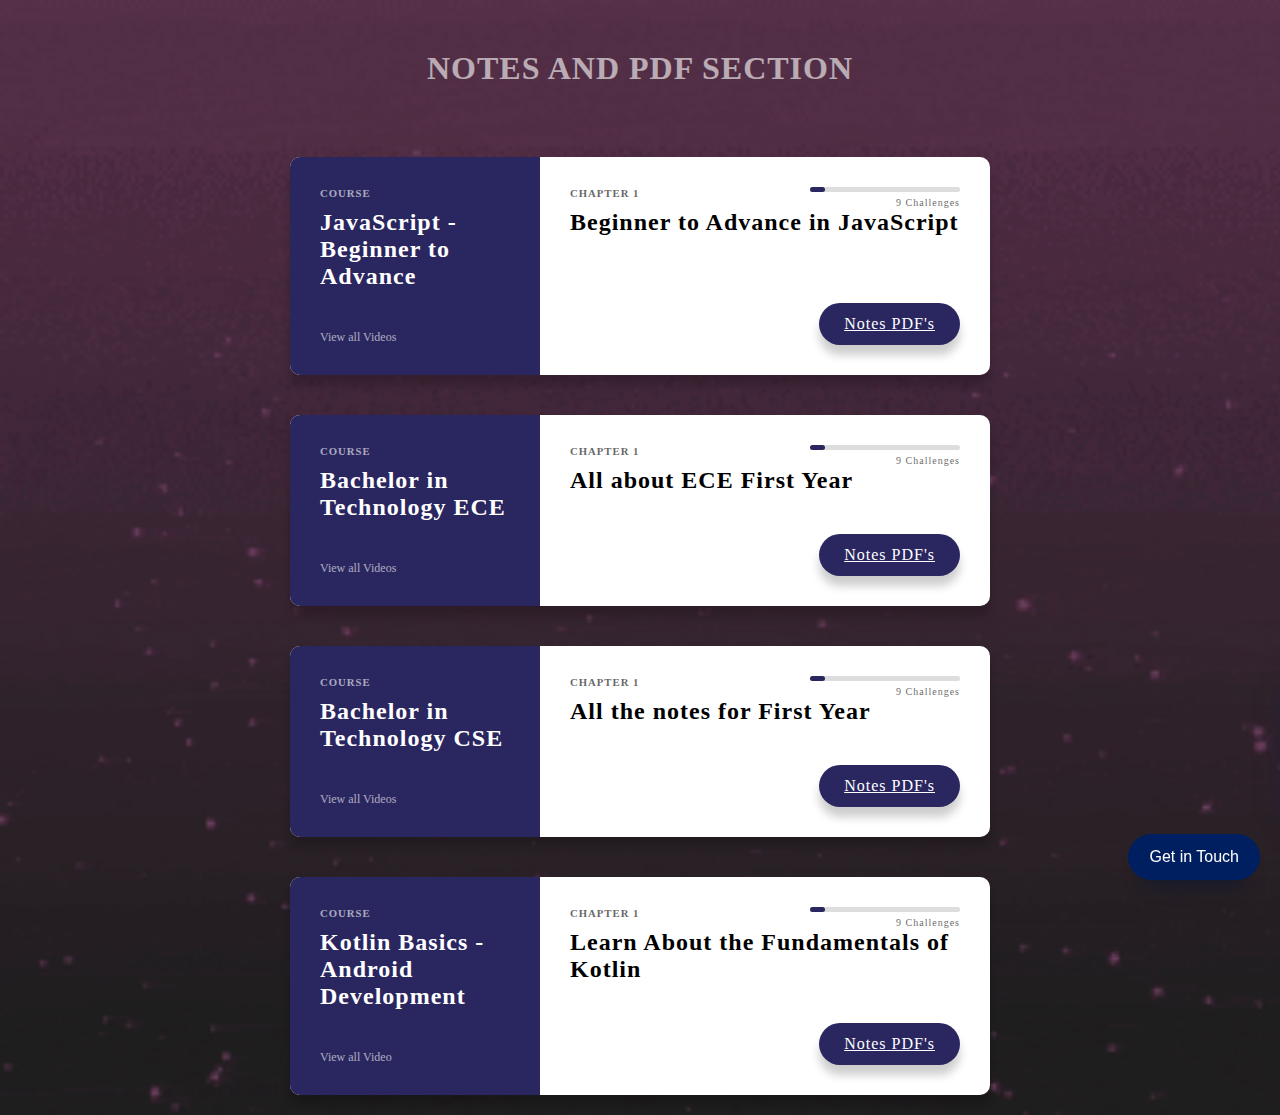
<file: pages/notes/index.html>
<!DOCTYPE html>
<html lang="en">
<head>
  <meta charset="UTF-8">
  <meta http-equiv="X-UA-Compatible" content="IE=edge">
  <meta name="viewport" content="width=device-width, initial-scale=1.0">
  <link rel="stylesheet" href="main.css">
  
  <title>Notes and PDF's</title>
</head>
<body>

  <h1 class="heading">NOTES AND PDF SECTION</h1>

  <div class="courses-container">
    
    <div class="course">
      <div class="course-preview">
        <h6>Course</h6>
        <h2>JavaScript - Beginner to Advance</h2>
        <a href="../video/index1.html">View all Videos <i class="fas fa-chevron-right"></i></a>
      </div>
      <div class="course-info">
        <div class="progress-container">
          <div class="progress"></div>
          <span class="progress-text">
            9 Challenges
          </span>
        </div>
        <h6>Chapter 1</h6>
        <h2>Beginner to Advance in JavaScript</h2>
          <a href="https://drive.google.com/drive/folders/1zJaubdaC1XympJIbm5d7FJ5lXdEEI9fn?usp=sharing" class="btn">Notes PDF's<i class="fas fa-chevron-right"></i></a>

      </div>
    </div>
  </div>
  <div class="courses-container">
    <div class="course">
      <div class="course-preview">
        <h6>Course</h6>
        <h2>Bachelor in Technology ECE</h2>
        <a href="../video/index1.html">View all Videos <i class="fas fa-chevron-right"></i></a>
      </div>
      <div class="course-info">
        <div class="progress-container">
          <div class="progress"></div>
          <span class="progress-text">
           9 Challenges
          </span>
        </div>
        <h6>Chapter 1</h6>
        <h2>All about ECE First Year</h2>
        <a href="https://drive.google.com/drive/folders/1aSHommxnGlEazN-WXapStHj0e7ibmtnt?usp=sharing" class="btn">Notes PDF's<i class="fas fa-chevron-right"></i></a>
      </div>
    </div>
  </div>
  <div class="courses-container">
    <div class="course">
      <div class="course-preview">
        <h6>Course</h6>
        <h2>Bachelor in Technology CSE</h2>
        <a href="../video/index1.html">View all Videos <i class="fas fa-chevron-right"></i></a>
      </div>
      <div class="course-info">
        <div class="progress-container">
          <div class="progress"></div>
          <span class="progress-text">
            9 Challenges
          </span>
        </div>
        <h6>Chapter 1</h6>
        <h2>All the notes for First Year</h2>
        <a href="https://drive.google.com/drive/folders/1Izj0U3GnFlqiuDxhcl_jb57eBAnEvwk4?usp=sharing" class="btn">Notes PDF's<i class="fas fa-chevron-right"></i></a>
      </div>
    </div>
  </div>
  <div class="courses-container">
    <div class="course">
      <div class="course-preview">
        <h6>Course</h6>
        <h2>Kotlin Basics - Android Development</h2>
        <a href="../video/index1.html">View all Video <i class="fas fa-chevron-right"></i></a>
      </div>
      <div class="course-info">
        <div class="progress-container">
          <div class="progress"></div>
          <span class="progress-text">
           9 Challenges
          </span>
        </div>
        <h6>Chapter 1</h6>
        <h2>Learn About the Fundamentals of Kotlin</h2>
        <a href="https://drive.google.com/drive/folders/1xud94-elFtnRJqQieuqIxlK7uCT3wGkP?usp=sharing" class="btn">Notes PDF's<i class="fas fa-chevron-right"></i></a>
      </div>
    </div>
  </div>
  

  <div class="social-panel-container">
    <div class="social-panel">
      <p> <i class="fa fa-heart"></i> 
        <a target="_blank" href="#">Spark</a></p>
      <button class="close-btn"><i class="fas fa-times"></i></button>
      <h4>Get in touch on</h4>
      <ul>
        <li>
          <a href="#" target="_blank">
            <i class="fab fa-discord"></i>
          </a>
        </li>
        <li>
          <a href="#" target="_blank">
            <i class="fa-brands fa-twitter"></i>
          </a>
        </li>
        <li>
          <a href="#" target="_blank">
            <i class="fab fa-linkedin"></i>
          </a>
        </li>
        <li>
          <a href="#" target="_blank">
            <i class="fab fa-facebook"></i>
          </a>
        </li>
        <li>
          <a href="https://instagram.com/florinpop17" target="_blank">
            <i class="fab fa-instagram"></i>
          </a>
        </li>
      </ul>
    </div>
  </div>
  <button class="floating-btn">
    Get in Touch
  </button>
  
</body>
<script src="script.js"></script>
</html>
</file>
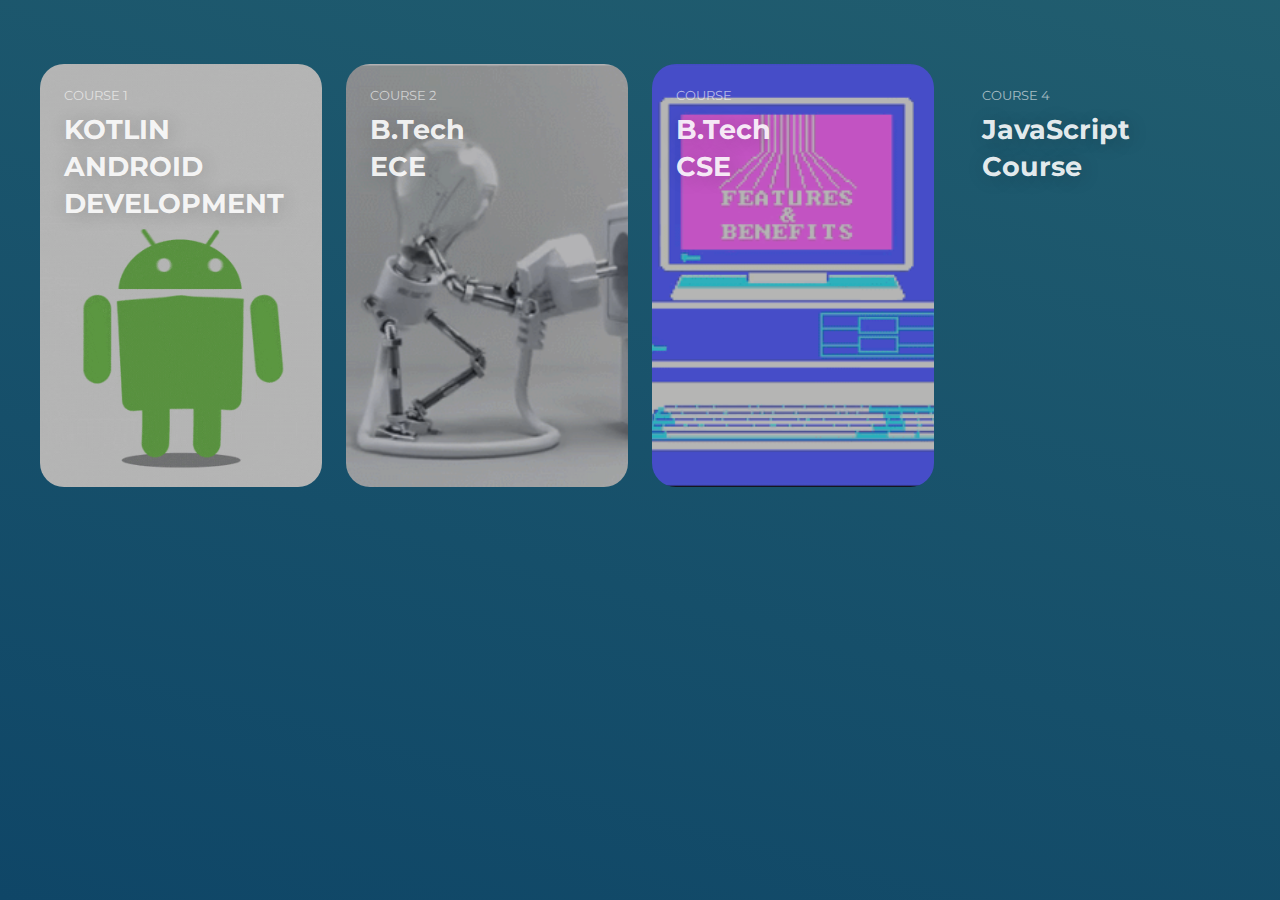
<file: pages/video/index1.html>
<!DOCTYPE html>
<html lang="en">
<head>
    <meta charset="UTF-8">
    <meta http-equiv="X-UA-Compatible" content="IE=edge">
    <meta name="viewport" content="width=device-width, initial-scale=1.0">
    <title>Document</title>
    <link rel="stylesheet" href="style.css">
</head>
<body>

    <link href="https://fonts.googleapis.com/css?family=Montserrat:400,700" rel="stylesheet">

<section class="hero-section">
  <div class="card-grid">
    <a class="card" href="https://www.youtube.com/watch?v=F9UC9DY-vIU">
      <div class="card__background" style="background-image: url(kotlin.gif)"></div>
      <div class="card__content">
        <p class="card__category">Course 1</p>
        <h3 class="card__heading">KOTLIN ANDROID DEVELOPMENT</h3>
      </div>
    </a>
    <a class="card" href="https://www.youtube.com/watch?v=D7sI8AZ4eJY">
      <div class="card__background" style="background-image: url(ece.gif)"></div>
      <div class="card__content">
        <p class="card__category">Course 2</p>
        <h3 class="card__heading">B.Tech ECE</h3>
      </div>
    </a>
    <a class="card" href="https://www.youtube.com/watch?v=W118DGHFcRA">
      <div class="card__background" style="background-image: url(computer.gif)"></div>
      <div class="card__content">
        <p class="card__category">Course</p>
        <h3 class="card__heading">B.Tech CSE</h3>
      </div>
    </li>
    <a class="card" href="https://www.youtube.com/watch?v=chx9Rs41W6g">
      <div class="card__background" style="background-image: url(https://images.unsplash.com/photo-1557004396-66e4174d7bf6?ixlib=rb-1.2.1&ixid=eyJhcHBfaWQiOjEyMDd9&auto=format&fit=crop&w=800&q=60)"></div>
      <div class="card__content">
        <p class="card__category">Course 4</p>
        <h3 class="card__heading">JavaScript Course</h3>
      </div>
    </a>
    
  <div>
</section>
    
</body>
</html>
</file>
<file: pages/notes/main.css>
@import url('https://fonts.googleapis.com/css?family=Muli&display=swap');

* {
	box-sizing: border-box;
}


body {
	background-image: url('../../icons/bg.gif');
    background-size: cover;
	display: flex;
	align-items: center;
	justify-content: center;
	flex-direction: column;
	min-height: 100vh;
	margin: 0;
}



.course {
	background-color: #fff;
	border-radius: 10px;
	box-shadow: 0 10px 10px rgba(0, 0, 0, 0.2);
	display: flex;
	max-width: 100%;
	margin: 20px;
	overflow: hidden;
	width: 700px;
}

.heading{
	opacity: 0.6;
	padding-top: 50px;
	padding-bottom: 50px;
	margin: 0;
	letter-spacing: 1px;
	text-transform: uppercase;
	color: white;
	


}

.course h6 {
	opacity: 0.6;
	margin: 0;
	letter-spacing: 1px;
	text-transform: uppercase;
}

.course h2 {
	letter-spacing: 1px;
	margin: 10px 0;
}

.course-preview {
	background-color: #2A265F;
	color: #fff;
	padding: 30px;
	max-width: 250px;
}

.course-preview a {
	color: #fff;
	display: inline-block;
	font-size: 12px;
	opacity: 0.6;
	margin-top: 30px;
	text-decoration: none;
}

.course-info {
	padding: 30px;
	position: relative;
	width: 100%;
}

.progress-container {
	position: absolute;
	top: 30px;
	right: 30px;
	text-align: right;
	width: 150px;
}

.progress {
	background-color: #ddd;
	border-radius: 3px;
	height: 5px;
	width: 100%;
}

.progress::after {
	border-radius: 3px;
	background-color: #2A265F;
	content: '';
	position: absolute;
	top: 0;
	left: 0;
	height: 5px;
	width: 10%;
}

.progress-text {
	font-size: 10px;
	opacity: 0.6;
	letter-spacing: 1px;
}

.btn {
	background-color: #2A265F;
	border: 0;
	border-radius: 50px;
	box-shadow: 0 10px 10px rgba(0, 0, 0, 0.2);
	color: #fff;
	font-size: 16px;
	padding: 12px 25px;
	position: absolute;
	bottom: 30px;
	right: 30px;
	letter-spacing: 1px;
}

/* SOCIAL PANEL CSS */
.social-panel-container {
	position: fixed;
	right: 0;
	bottom: 80px;
	transform: translateX(100%);
	transition: transform 0.4s ease-in-out;
}

.social-panel-container.visible {
	transform: translateX(-10px);
}

.social-panel {	
	background-color: #fff;
	border-radius: 16px;
	box-shadow: 0 16px 31px -17px rgba(0,31,97,0.6);
	border: 5px solid #001F61;
	display: flex;
	flex-direction: column;
	justify-content: center;
	align-items: center;
	font-family: 'Muli';
	position: relative;
	height: 169px;	
	width: 370px;
	max-width: calc(100% - 10px);
}

.social-panel button.close-btn {
	border: 0;
	color: #97A5CE;
	cursor: pointer;
	font-size: 20px;
	position: absolute;
	top: 5px;
	right: 5px;
}

.social-panel button.close-btn:focus {
	outline: none;
}

.social-panel p {
	background-color: #001F61;
	border-radius: 0 0 10px 10px;
	color: #fff;
	font-size: 14px;
	line-height: 18px;
	padding: 2px 17px 6px;
	position: absolute;
	top: 0;
	left: 50%;
	margin: 0;
	transform: translateX(-50%);
	text-align: center;
	width: 235px;
}

.social-panel p i {
	margin: 0 5px;
}

.social-panel p a {
	color: #FF7500;
	text-decoration: none;
}

.social-panel h4 {
	margin: 20px 0;
	color: #97A5CE;	
	font-family: 'Muli';	
	font-size: 14px;	
	line-height: 18px;
	text-transform: uppercase;
}

.social-panel ul {
	display: flex;
	list-style-type: none;
	padding: 0;
	margin: 0;
}

.social-panel ul li {
	margin: 0 10px;
}

.social-panel ul li a {
	border: 1px solid #DCE1F2;
	border-radius: 50%;
	color: #001F61;
	font-size: 20px;
	display: flex;
	justify-content: center;
	align-items: center;
	height: 50px;
	width: 50px;
	text-decoration: none;
}

.social-panel ul li a:hover {
	border-color: #FF6A00;
	box-shadow: 0 9px 12px -9px #FF6A00;
}

.floating-btn {
	border-radius: 26.5px;
	background-color: #001F61;
	border: 1px solid #001F61;
	box-shadow: 0 16px 22px -17px #03153B;
	color: #fff;
	cursor: pointer;
	font-size: 16px;
	line-height: 20px;
	padding: 12px 20px;
	position: fixed;
	bottom: 20px;
	right: 20px;
	z-index: 999;
}

.floating-btn:hover {
	background-color: #ffffff;
	color: #001F61;
}

.floating-btn:focus {
	outline: none;
}

.floating-text {
	background-color: #001F61;
	border-radius: 10px 10px 0 0;
	color: #fff;
	font-family: 'Muli';
	padding: 7px 15px;
	position: fixed;
	bottom: 0;
	left: 50%;
	transform: translateX(-50%);
	text-align: center;
	z-index: 998;
}

.floating-text a {
	color: #FF7500;
	text-decoration: none;
}

@media screen and (max-width: 480px) {

	.social-panel-container.visible {
		transform: translateX(0px);
	}
	
	.floating-btn {
		right: 10px;
	}
}
</file>
<file: pages/video/style.css>
:root{
  --background-dark: #2d3548;
  --text-light: rgba(255,255,255,0.6);
  --text-lighter: rgba(255,255,255,0.9);
  --spacing-s: 8px;
  --spacing-m: 16px;
  --spacing-l: 24px;
  --spacing-xl: 32px;
  --spacing-xxl: 64px;
  --width-container: 1200px;
}

*{
  border: 0;
  margin: 0;
  padding: 0;
  box-sizing: border-box;
}

html{
  height: 100%;
  font-family: 'Montserrat', sans-serif;
  font-size: 14px;
}

body{
  height: 100%;
}

.hero-section{
  align-items: flex-start;
  background-image: linear-gradient(15deg, #0f4667 0%, #2a6973 150%);
  display: flex;
  min-height: 100%;
  justify-content: center;
  padding: var(--spacing-xxl) var(--spacing-l);
}

.card-grid{
  display: grid;
  grid-template-columns: repeat(1, 1fr);
  grid-column-gap: var(--spacing-l);
  grid-row-gap: var(--spacing-l);
  max-width: var(--width-container);
  width: 100%;
}

@media(min-width: 540px){
  .card-grid{
    grid-template-columns: repeat(2, 1fr); 
  }
}

@media(min-width: 960px){
  .card-grid{
    grid-template-columns: repeat(4, 1fr); 
  }
}

.card{
  list-style: none;
  position: relative;
}

.card:before{
  content: '';
  display: block;
  padding-bottom: 150%;
  width: 100%;
}

.card__background{
  background-size: cover;
  background-position: center;
  border-radius: var(--spacing-l);
  bottom: 0;
  filter: brightness(0.75) saturate(1.2) contrast(0.85);
  left: 0;
  position: absolute;
  right: 0;
  top: 0;
  transform-origin: center;
  trsnsform: scale(1) translateZ(0);
  transition: 
    filter 200ms linear,
    transform 200ms linear;
}

.card:hover .card__background{
  transform: scale(1.05) translateZ(0);
}

.card-grid:hover > .card:not(:hover) .card__background{
  filter: brightness(0.5) saturate(0) contrast(1.2) blur(20px);
}

.card__content{
  left: 0;
  padding: var(--spacing-l);
  position: absolute;
  top: 0;
}

.card__category{
  color: var(--text-light);
  font-size: 0.9rem;
  margin-bottom: var(--spacing-s);
  text-transform: uppercase;
}

.card__heading{
  color: var(--text-lighter);
  font-size: 1.9rem;
  text-shadow: 2px 2px 20px rgba(0,0,0,0.2);
  line-height: 1.4;
  word-spacing: 100vw;
}
</file>
